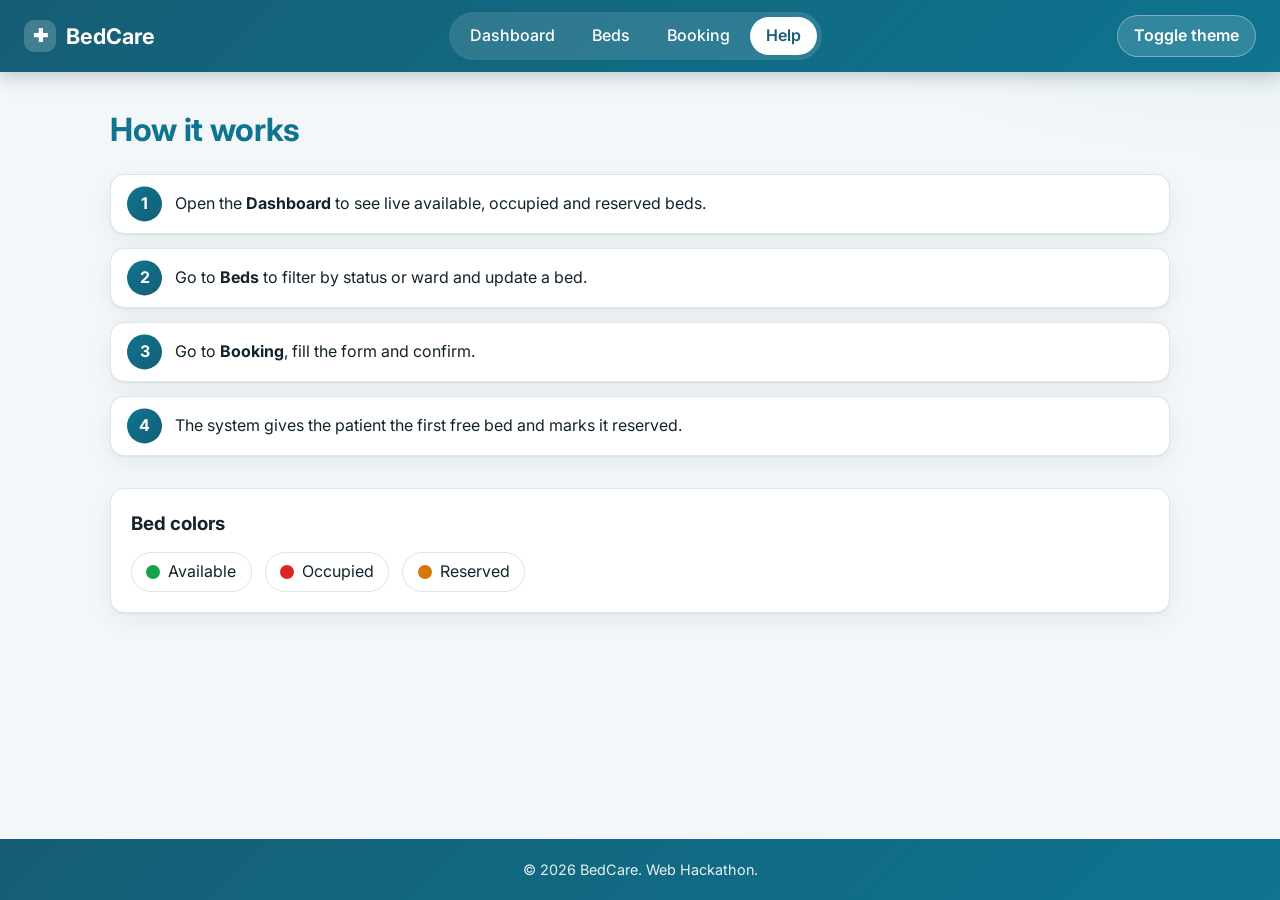
<file: help.html>
<!DOCTYPE html>
<html lang="en">
<head>
  <meta charset="UTF-8">
  <meta name="viewport" content="width=device-width, initial-scale=1">
  <title>Help - BedCare</title>
  <link rel="stylesheet" href="css/base.css">
  <link rel="stylesheet" href="css/help.css">
</head>
<body>
  <header class="site-header">
    <h1 class="logo">BedCare</h1>
    <nav>
      <a href="index.html">Dashboard</a>
      <a href="beds.html">Beds</a>
      <a href="booking.html">Booking</a>
      <a href="help.html">Help</a>
    </nav>
    <button id="themeBtn" type="button">Toggle theme</button>
  </header>

  <main>
    <h2>How it works</h2>

    <ol class="steps">
      <li>Open the <strong>Dashboard</strong> to see live available, occupied and reserved beds.</li>
      <li>Go to <strong>Beds</strong> to filter by status or ward and update a bed.</li>
      <li>Go to <strong>Booking</strong>, fill the form and confirm.</li>
      <li>The system gives the patient the first free bed and marks it reserved.</li>
    </ol>

    <section class="card legend">
      <h3>Bed colors</h3>
      <ul>
        <li><span class="dot available"></span> Available</li>
        <li><span class="dot occupied"></span> Occupied</li>
        <li><span class="dot reserved"></span> Reserved</li>
      </ul>
    </section>
  </main>

  <footer class="site-footer">
    <p>&copy; 2026 BedCare. Web Hackathon.</p>
  </footer>

  <script src="js/common.js"></script>
</body>
</html>
</file>
<file: css/base.css>
@import url("https://fonts.googleapis.com/css2?family=Inter:wght@400;500;600;700;800&display=swap");

/* Change colors and font here to change the whole theme */
:root {
  --bg: #f3f7f9;
  --text: #12232b;
  --muted: #5d7380;
  --primary: #0e7490;
  --primary-dark: #155e75;
  --primary-soft: rgba(14, 116, 144, .10);
  --accent: #0e7490;
  --card: #ffffff;
  --border: #dbe5ea;
  --available: #16a34a;
  --occupied: #dc2626;
  --reserved: #d97706;
  --available-soft: rgba(22, 163, 74, .12);
  --occupied-soft: rgba(220, 38, 38, .12);
  --reserved-soft: rgba(217, 119, 6, .12);
  --shadow: 0 1px 2px rgba(16, 40, 52, .06), 0 8px 24px rgba(16, 40, 52, .06);
  --shadow-hover: 0 12px 30px rgba(16, 40, 52, .16);
  --radius: 14px;
  --font: "Inter", "Segoe UI", Arial, sans-serif;
}

body.dark {
  color-scheme: dark;
  --bg: #0b1418;
  --text: #e6eef2;
  --muted: #93a9b4;
  --accent: #2dd4bf;
  --primary-soft: rgba(45, 212, 191, .10);
  --card: #13222a;
  --border: #25404a;
  --available: #22c55e;
  --occupied: #f87171;
  --reserved: #fbbf24;
  --shadow: 0 1px 2px rgba(0, 0, 0, .4), 0 8px 24px rgba(0, 0, 0, .3);
  --shadow-hover: 0 12px 30px rgba(0, 0, 0, .5);
}

* { box-sizing: border-box; }
html { scroll-behavior: smooth; }

body {
  margin: 0;
  min-height: 100vh;
  display: flex;
  flex-direction: column;
  font-family: var(--font);
  background-color: var(--bg);
  background-image: radial-gradient(900px 420px at 100% -10%, var(--primary-soft), transparent 60%);
  background-repeat: no-repeat;
  color: var(--text);
  line-height: 1.6;
  transition: background-color .3s, color .3s;
}

main {
  flex: 1;
  width: 100%;
  max-width: 1100px;
  margin: 0 auto;
  padding: 2rem 1.25rem 3rem;
  animation: fadeUp .45s ease both;
}
@keyframes fadeUp {
  from { opacity: 0; transform: translateY(10px); }
  to { opacity: 1; transform: none; }
}

h2 { font-size: 1.5rem; margin: 0 0 .5rem; color: var(--accent); letter-spacing: -.01em; }
main > h2:first-child { font-size: 2rem; }
main > h2:first-child + p { color: var(--muted); margin-top: 0; }
section { margin-top: 2rem; }

/* Header and nav */
.site-header {
  position: sticky;
  top: 0;
  z-index: 20;
  display: flex;
  align-items: center;
  justify-content: space-between;
  gap: 1rem;
  padding: .75rem 1.5rem;
  color: #fff;
  background: linear-gradient(135deg, var(--primary-dark), var(--primary));
  box-shadow: 0 4px 18px rgba(8, 47, 60, .25);
}
.logo {
  margin: 0;
  display: flex;
  align-items: center;
  gap: .6rem;
  font-size: 1.35rem;
  font-weight: 700;
}
.logo::before {
  content: "✚";
  display: grid;
  place-items: center;
  width: 2rem;
  height: 2rem;
  border-radius: 10px;
  background: rgba(255, 255, 255, .2);
  font-size: 1.1rem;
}
.site-header nav {
  display: flex;
  gap: .3rem;
  padding: .3rem;
  border-radius: 999px;
  background: rgba(255, 255, 255, .12);
}
.site-header nav a {
  color: #fff;
  text-decoration: none;
  padding: .4rem 1rem;
  border-radius: 999px;
  font-weight: 500;
  transition: background .2s;
}
.site-header nav a:hover { background: rgba(255, 255, 255, .22); }
.site-header nav a.active {
  background: #fff;
  color: var(--primary-dark);
  font-weight: 600;
}
#themeBtn {
  color: #fff;
  background: rgba(255, 255, 255, .15);
  border: 1px solid rgba(255, 255, 255, .35);
  border-radius: 999px;
  padding: .45rem 1rem;
  font: inherit;
  font-weight: 600;
  cursor: pointer;
  transition: background .2s;
}
#themeBtn:hover { background: rgba(255, 255, 255, .3); }

/* Shared card and button */
.card {
  background: var(--card);
  border: 1px solid var(--border);
  border-radius: var(--radius);
  padding: 1.25rem;
  box-shadow: var(--shadow);
}
.btn {
  background: linear-gradient(135deg, var(--primary), var(--primary-dark));
  color: #fff;
  border: 0;
  border-radius: 10px;
  padding: .75rem 1.4rem;
  font: inherit;
  font-weight: 600;
  cursor: pointer;
  box-shadow: 0 6px 16px rgba(14, 116, 144, .3);
  transition: transform .15s, box-shadow .15s;
}
.btn:hover { transform: translateY(-2px); box-shadow: 0 10px 22px rgba(14, 116, 144, .4); }

/* Shared table */
.table-wrap {
  overflow-x: auto;
  background: var(--card);
  border: 1px solid var(--border);
  border-radius: var(--radius);
  box-shadow: var(--shadow);
}
table { width: 100%; border-collapse: collapse; }
caption { caption-side: top; text-align: left; padding: .9rem 1rem; color: var(--muted); font-size: .9rem; }
th, td { padding: .75rem 1rem; text-align: left; border-bottom: 1px solid var(--border); }
thead th {
  background: var(--primary);
  color: #fff;
  font-size: .78rem;
  text-transform: uppercase;
  letter-spacing: .06em;
  white-space: nowrap;
}
tbody tr { transition: background .15s; }
tbody tr:nth-child(even) { background: var(--primary-soft); }
tbody tr:hover { background: var(--reserved-soft); }
tfoot td { font-weight: 600; background: var(--primary-soft); border-bottom: 0; }

/* Footer */
.site-footer {
  text-align: center;
  padding: 1.2rem;
  color: rgba(255, 255, 255, .9);
  background: linear-gradient(135deg, var(--primary-dark), var(--primary));
}
.site-footer p { margin: 0; font-size: .9rem; }

@media (max-width: 700px) {
  .site-header { flex-wrap: wrap; justify-content: center; }
  .site-header nav { order: 3; width: 100%; justify-content: center; overflow-x: auto; }
  main > h2:first-child { font-size: 1.6rem; }
}
</file>
<file: css/help.css>
/* Ordered list as numbered step cards */
.steps {
  list-style: none;
  counter-reset: step;
  display: grid;
  gap: .9rem;
  padding: 0;
  margin: 1.2rem 0 0;
}
.steps li {
  counter-increment: step;
  position: relative;
  padding: 1rem 1.2rem 1rem 4rem;
  background: var(--card);
  border: 1px solid var(--border);
  border-radius: var(--radius);
  box-shadow: var(--shadow);
  transition: transform .2s;
}
.steps li:hover { transform: translateX(6px); }
.steps li::before {
  content: counter(step);
  position: absolute;
  left: 1rem;
  top: 50%;
  transform: translateY(-50%);
  width: 2.2rem;
  height: 2.2rem;
  display: grid;
  place-items: center;
  border-radius: 50%;
  background: linear-gradient(135deg, var(--primary), var(--primary-dark));
  color: #fff;
  font-weight: 700;
}

/* Color legend */
.legend h3 { margin: 0 0 .8rem; }
.legend ul { display: flex; flex-wrap: wrap; gap: .8rem; list-style: none; padding: 0; margin: 0; }
.legend li {
  display: inline-flex;
  align-items: center;
  padding: .4rem .9rem;
  border: 1px solid var(--border);
  border-radius: 999px;
}

.dot { display: inline-block; width: 14px; height: 14px; border-radius: 50%; margin-right: .5rem; }
.dot.available { background: var(--available); }
.dot.occupied { background: var(--occupied); }
.dot.reserved { background: var(--reserved); }
</file>
